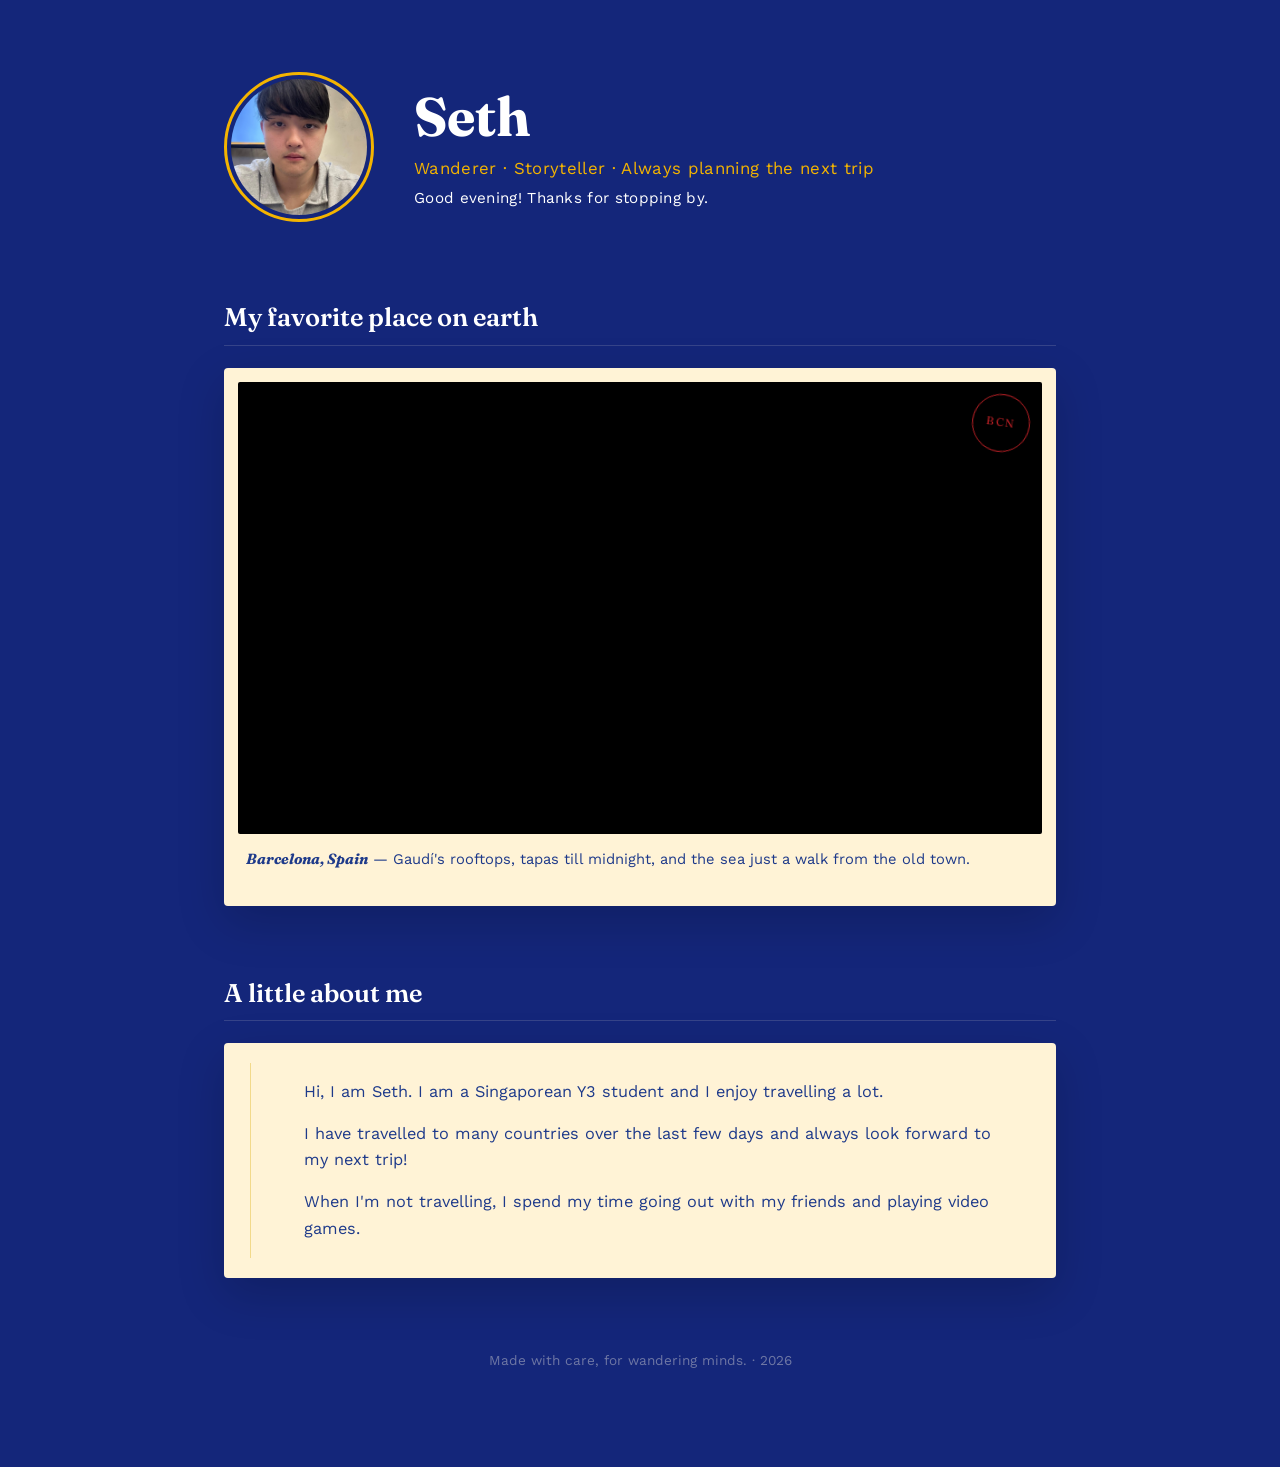
<file: index.html>
<!DOCTYPE html>
<html lang="en">
<head>
<meta charset="UTF-8">
<meta name="viewport" content="width=device-width, initial-scale=1.0">
<title>About Me</title>

<!-- Bootstrap 5 -->
<link href="https://cdnjs.cloudflare.com/ajax/libs/bootstrap/5.3.3/css/bootstrap.min.css" rel="stylesheet">

<link rel="preconnect" href="https://fonts.googleapis.com">
<link href="https://fonts.googleapis.com/css2?family=Fraunces:opsz,wght@9..144,400;9..144,600;9..144,700&family=Work+Sans:wght@400;500;600&display=swap" rel="stylesheet">
<style>
  :root{
    --navy: #1E3A8A;
    --navy-deep: #14267A;
    --paper: #FFF3D6;
    --paper-line: #F2D98A;
    --stamp: #D8262C;
    --gold: #F4B400;
  }

  * { box-sizing: border-box; }

  body{
    margin:0;
    background: var(--navy-deep);
    color: var(--paper);
    font-family: 'Work Sans', sans-serif;
    line-height: 1.6;
  }

  .wrap{
    max-width: 880px;
    margin: 0 auto;
    padding: 72px 24px 96px;
  }

  .hero{
    display:flex;
    align-items:center;
    gap: 40px;
    flex-wrap: wrap;
    margin-bottom: 80px;
  }

  .avatar{
    flex-shrink:0;
    width:150px;
    height:150px;
    border-radius:50%;
    border: 3px solid var(--gold);
    padding: 4px;
  }

  .avatar svg{
    display:block;
    width:100%;
    height:100%;
    border-radius:50%;
  }

  .hero-text h1{
    font-family:'Fraunces', serif;
    font-weight:700;
    font-size: clamp(2.2rem, 5vw, 3.4rem);
    margin: 0 0 6px;
    color: #fff;
  }

  .hero-text p{
    margin:0;
    color: var(--gold);
    font-size: 1.05rem;
    letter-spacing: 0.02em;
  }

  section{ margin-bottom: 72px; }

  .section-title{
    font-family:'Fraunces', serif;
    font-size: 1.6rem;
    font-weight:600;
    color:#fff;
    margin: 0 0 22px;
    border-bottom: 1px solid rgba(244,239,227,0.15);
    padding-bottom: 12px;
  }

  .postcard{
    background: var(--paper);
    border-radius: 4px;
    padding: 14px;
    box-shadow: 0 24px 50px -20px rgba(0,0,0,0.6);
    position: relative;
  }

  .postcard::after{
    content:"BCN";
    position:absolute;
    top: 26px;
    right: 26px;
    font-family:'Fraunces', serif;
    font-size: 0.7rem;
    letter-spacing: 0.15em;
    color: var(--stamp);
    border: 1.5px solid var(--stamp);
    border-radius: 50%;
    width: 58px;
    height: 58px;
    display:flex;
    align-items:center;
    justify-content:center;
    text-align:center;
    transform: rotate(8deg);
    opacity: 0.85;
    pointer-events:none;
  }

  .video-frame{
    position: relative;
    width: 100%;
    padding-top: 56.25%;
    background:#000;
    overflow:hidden;
    border-radius: 2px;
  }

  .video-frame iframe{
    position:absolute;
    top:0; left:0;
    width:100%;
    height:100%;
    border:0;
  }

  .postcard-caption{
    color: var(--navy);
    font-size: 0.92rem;
    padding: 14px 8px 4px;
  }

  .postcard-caption strong{
    font-family:'Fraunces', serif;
    font-style: italic;
  }

  .bio-box{
    background: var(--paper);
    color: var(--navy);
    border-radius: 4px;
    padding: 36px 40px;
    box-shadow: 0 24px 50px -20px rgba(0,0,0,0.6);
    position: relative;
  }

  .bio-box::before{
    content:"";
    position:absolute;
    left: 26px;
    top: 20px;
    bottom: 20px;
    width: 1px;
    background: var(--paper-line);
  }

  .bio-box p{
    margin: 0 0 16px;
    padding-left: 40px;
    font-size: 1.02rem;
  }

  .bio-box p:last-child{ margin-bottom:0; }

  footer{
    text-align:center;
    color: rgba(244,239,227,0.4);
    font-size: 0.85rem;
    margin-top: 40px;
  }

  @media (max-width: 560px){
    .hero{ flex-direction:column; text-align:center; }
    .bio-box{ padding: 28px 22px; }
    .bio-box p{ padding-left: 0; }
    .bio-box::before{ display:none; }
  }
</style>
</head>
<body>

<div class="wrap">

  <!-- HERO -->
  <div class="hero">
    <div class="avatar">
      <img src="Profile Picture.jpeg" alt="Seth" style="width:100%;height:100%;object-fit:cover;border-radius:50%;display:block;">
      <!-- This is Seth's photo. To change it later, replace Profile Picture.jpeg
           (in the same folder as this file) with a new image of the same name,
           or update the src above. -->
    </div>
    <div class="hero-text">
      <h1>Seth</h1>
      <p>Wanderer &middot; Storyteller &middot; Always planning the next trip</p>
      <p id="greeting" class="mt-1 mb-0" style="color:#fff; font-size:0.95rem;"></p>
    </div>
  </div>

  <!-- FAVORITE TRAVEL DESTINATION -->
  <section>
    <h2 class="section-title">My favorite place on earth</h2>
    <div class="postcard card border-0 shadow-lg">
      <div class="video-frame">
        <iframe
          src="https://www.youtube.com/embed/cKWUZLXbJKk?autoplay=1&mute=1&loop=1&playlist=cKWUZLXbJKk&controls=1&rel=0"
          title="Barcelona travel guide"
          allow="autoplay; encrypted-media; picture-in-picture"
          allowfullscreen>
        </iframe>
      </div>
      <p class="postcard-caption"><strong>Barcelona, Spain</strong> — Gaudí's rooftops, tapas till midnight, and the sea just a walk from the old town.</p>
    </div>
  </section>

  <!-- BIOGRAPHY -->
  <section>
    <h2 class="section-title">A little about me</h2>
    <div class="bio-box card border-0 shadow-lg">
      <p>Hi, I am Seth. I am a Singaporean Y3 student and I enjoy travelling a lot.</p>
      <p>I have travelled to many countries over the last few days and always look forward to my next trip!</p>
      <p>When I'm not travelling, I spend my time going out with my friends and playing video games.</p>
    </div>
  </section>

  <footer>Made with care, for wandering minds. &middot; <span id="year"></span></footer>

  <!-- Back to top button -->
  <button id="backToTop" type="button"
    style="display:none; position:fixed; bottom:24px; right:24px; width:48px; height:48px;
           border-radius:50%; border:none; background:var(--gold); color:var(--navy);
           font-size:1.2rem; box-shadow:0 8px 20px rgba(0,0,0,0.4); cursor:pointer; z-index:999;">
    &uarr;
  </button>

</div>

<script>
  // 1. Time-based greeting
  const greetingEl = document.getElementById('greeting');
  const hour = new Date().getHours();
  let greeting;
  if (hour < 12) {
    greeting = "Good morning! Thanks for stopping by.";
  } else if (hour < 18) {
    greeting = "Good afternoon! Thanks for stopping by.";
  } else {
    greeting = "Good evening! Thanks for stopping by.";
  }
  greetingEl.textContent = greeting;

  // 2. Auto-updating footer year
  document.getElementById('year').textContent = new Date().getFullYear();

  // 3. Back-to-top button
  const backToTopBtn = document.getElementById('backToTop');
  window.addEventListener('scroll', () => {
    backToTopBtn.style.display = window.scrollY > 300 ? 'block' : 'none';
  });
  backToTopBtn.addEventListener('click', () => {
    window.scrollTo({ top: 0, behavior: 'smooth' });
  });
</script>

</body>
</html>
</file>
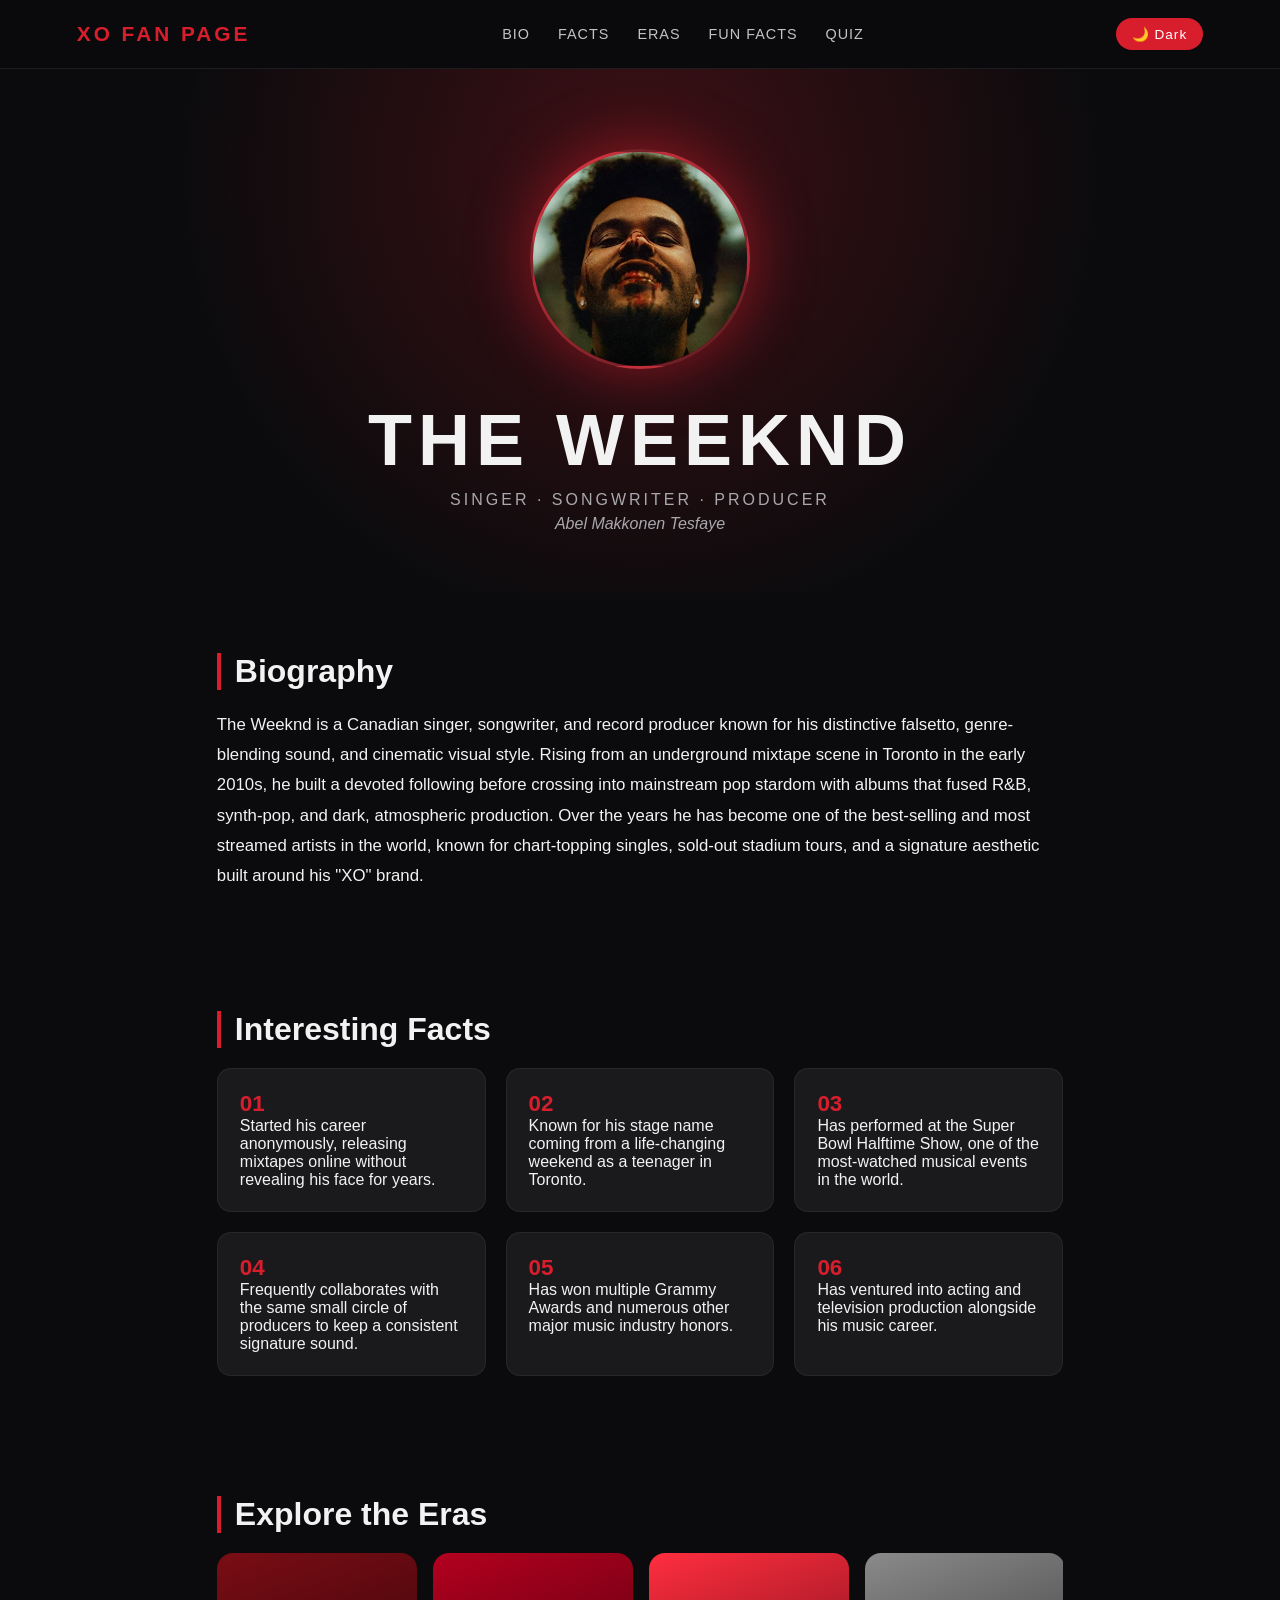
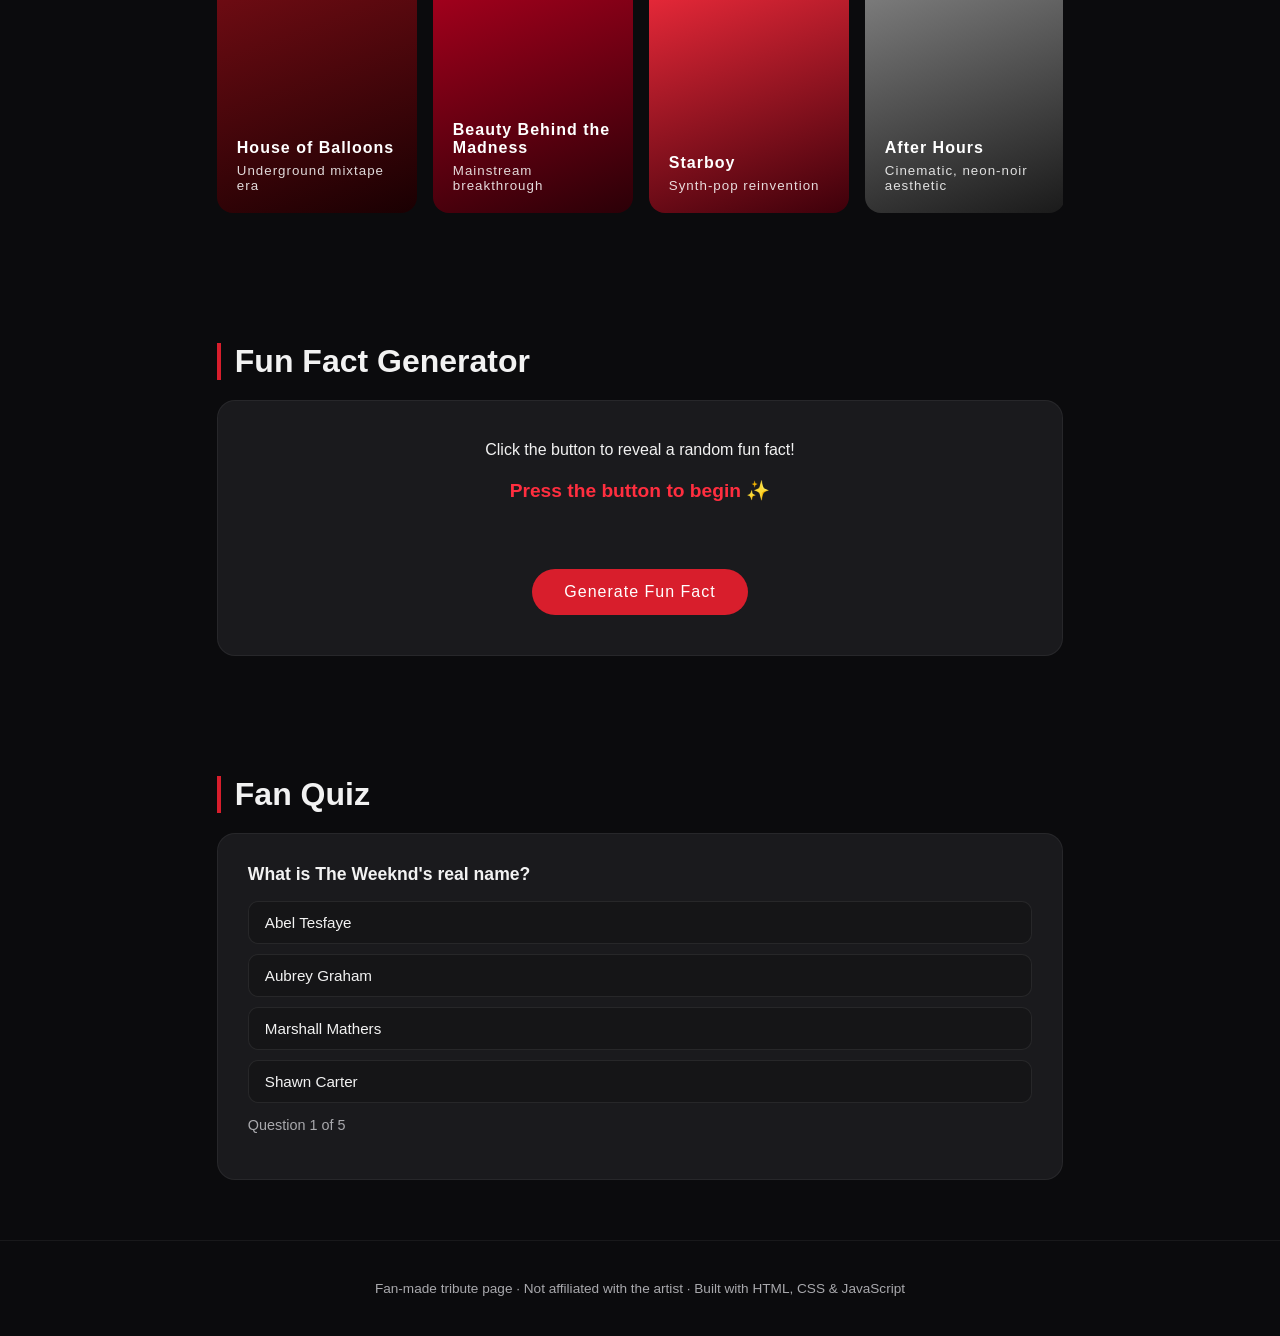
<file: fanpage.html>
<!DOCTYPE html>
<html lang="en">
<head>
<meta charset="UTF-8">
<meta name="viewport" content="width=device-width, initial-scale=1.0">
<title>The Weeknd | Fan Page</title>
<style>
  :root{
    --bg: #0b0b0d;
    --bg-alt: #151517;
    --red: #d81e2c;
    --red-glow: #ff2e3f;
    --text: #f2f2f2;
    --muted: #a9a9ad;
    --card: #1a1a1d;
  }

  body.light-mode{
    --bg: #f5f5f7;
    --bg-alt: #ffffff;
    --text: #16161a;
    --muted: #55555a;
    --card: #ffffff;
  }

  *{ box-sizing: border-box; margin:0; padding:0; }

  body{
    background: var(--bg);
    color: var(--text);
    font-family: 'Segoe UI', Arial, sans-serif;
    transition: background 0.4s ease, color 0.4s ease;
    scroll-behavior: smooth;
  }

  /* --- NAV --- */
  nav{
    position: sticky;
    top:0;
    z-index: 100;
    display:flex;
    justify-content: space-between;
    align-items:center;
    padding: 18px 6vw;
    background: rgba(11,11,13,0.85);
    backdrop-filter: blur(8px);
    border-bottom: 1px solid rgba(255,255,255,0.08);
  }
  body.light-mode nav{ background: rgba(245,245,247,0.85); }

  .logo{
    font-weight: 800;
    letter-spacing: 3px;
    font-size: 1.3rem;
    color: var(--red);
  }

  .nav-links{ display:flex; gap: 28px; }
  .nav-links a{
    color: var(--text);
    text-decoration:none;
    font-size: 0.9rem;
    letter-spacing: 1px;
    text-transform: uppercase;
    opacity: 0.8;
    transition: opacity 0.2s;
  }
  .nav-links a:hover{ opacity:1; color: var(--red); }

  #themeToggle{
    background: var(--red);
    border:none;
    color:white;
    padding: 8px 16px;
    border-radius: 30px;
    cursor:pointer;
    font-size: 0.85rem;
    letter-spacing: 1px;
  }

  /* --- HERO --- */
  header.hero{
    text-align:center;
    padding: 80px 6vw 60px;
    background: radial-gradient(circle at 50% 20%, rgba(216,30,44,0.25), transparent 60%);
  }

  .portrait{
    width: 220px;
    height: 220px;
    margin: 0 auto 30px;
    border-radius: 50%;
    background: linear-gradient(145deg, var(--red), #4a0007);
    display:flex;
    align-items:center;
    justify-content:center;
    box-shadow: 0 0 60px rgba(216,30,44,0.55);
    border: 3px solid rgba(255,255,255,0.1);
  }
  .portrait svg{ width: 60%; height: 60%; }

  h1.title{
    font-size: clamp(2.5rem, 6vw, 4.5rem);
    letter-spacing: 6px;
    font-weight: 900;
  }

  .subtitle{
    color: var(--muted);
    letter-spacing: 3px;
    margin-top: 10px;
    font-size: 1rem;
    text-transform: uppercase;
  }

  .real-name{
    margin-top: 6px;
    color: var(--muted);
    font-style: italic;
  }

  /* --- SECTIONS --- */
  section{
    padding: 60px 6vw;
    max-width: 1000px;
    margin: 0 auto;
  }

  h2.section-title{
    font-size: 2rem;
    margin-bottom: 20px;
    border-left: 4px solid var(--red);
    padding-left: 14px;
  }

  .bio-text{
    line-height: 1.8;
    color: var(--text);
    font-size: 1.05rem;
  }

  /* --- FACTS GRID --- */
  .facts-grid{
    display:grid;
    grid-template-columns: repeat(auto-fit, minmax(220px, 1fr));
    gap: 20px;
    margin-top: 20px;
  }
  .fact-card{
    background: var(--card);
    border: 1px solid rgba(255,255,255,0.06);
    border-radius: 14px;
    padding: 22px;
    transition: transform 0.25s ease, box-shadow 0.25s ease;
  }
  .fact-card:hover{
    transform: translateY(-6px);
    box-shadow: 0 10px 30px rgba(216,30,44,0.25);
  }
  .fact-card .num{
    color: var(--red);
    font-weight: 800;
    font-size: 1.4rem;
  }

  /* --- ERA GALLERY --- */
  .gallery{
    display:flex;
    gap: 16px;
    overflow-x:auto;
    padding-bottom: 10px;
    margin-top: 20px;
  }
  .era-card{
    flex: 0 0 200px;
    height: 260px;
    border-radius: 16px;
    padding: 20px;
    display:flex;
    flex-direction:column;
    justify-content:flex-end;
    color:white;
    font-weight:700;
    letter-spacing: 1px;
    position: relative;
    overflow:hidden;
    cursor:pointer;
  }
  .era-card small{ font-weight:400; opacity:0.85; display:block; margin-top:6px; }
  .era-card:nth-child(1){ background: linear-gradient(160deg, #7a0d15, #1a0002); }
  .era-card:nth-child(2){ background: linear-gradient(160deg, #b3001f, #2b0007); }
  .era-card:nth-child(3){ background: linear-gradient(160deg, #ff2e3f, #3d000a); }
  .era-card:nth-child(4){ background: linear-gradient(160deg, #8a8a8a, #1a1a1a); }
  .era-card:nth-child(5){ background: linear-gradient(160deg, #d81e2c, #000); }

  /* --- INTERACTIVE: FACT GENERATOR --- */
  .interactive-box{
    background: var(--card);
    border-radius: 18px;
    padding: 40px;
    text-align:center;
    border: 1px solid rgba(255,255,255,0.06);
  }
  #factOutput{
    min-height: 70px;
    font-size: 1.2rem;
    margin: 20px 0;
    color: var(--red-glow);
    font-weight: 600;
  }
  button.action-btn{
    background: var(--red);
    border:none;
    color:white;
    padding: 14px 32px;
    font-size: 1rem;
    border-radius: 40px;
    cursor:pointer;
    letter-spacing: 1px;
    transition: transform 0.15s ease, background 0.2s;
  }
  button.action-btn:hover{ transform: scale(1.05); background: var(--red-glow); }

  /* --- QUIZ --- */
  .quiz-box{
    background: var(--card);
    border-radius: 18px;
    padding: 30px;
    margin-top: 20px;
    border: 1px solid rgba(255,255,255,0.06);
  }
  .quiz-question{ font-weight:700; margin-bottom: 16px; font-size: 1.1rem; }
  .quiz-options{ display:grid; gap: 10px; }
  .quiz-option{
    background: var(--bg-alt);
    border: 1px solid rgba(255,255,255,0.08);
    padding: 12px 16px;
    border-radius: 10px;
    cursor:pointer;
    text-align:left;
    color: var(--text);
    font-size: 0.95rem;
    transition: background 0.2s;
  }
  .quiz-option:hover{ background: rgba(216,30,44,0.15); }
  .quiz-option.correct{ background: #1e5e2a !important; border-color:#2fbf4d; }
  .quiz-option.wrong{ background: #5e1e1e !important; border-color:#bf2f2f; }
  #quizProgress{ margin-top: 14px; color: var(--muted); font-size: 0.9rem; }
  #quizResult{ margin-top:16px; font-weight:700; }

  footer{
    text-align:center;
    padding: 40px;
    color: var(--muted);
    font-size: 0.85rem;
    border-top: 1px solid rgba(255,255,255,0.06);
  }

  @media (max-width:600px){
    nav{ flex-direction:column; gap:14px; }
    .nav-links{ gap:16px; flex-wrap:wrap; justify-content:center; }
  }
</style>
</head>
<body>

<nav>
  <div class="logo">XO FAN PAGE</div>
  <div class="nav-links">
    <a href="#bio">Bio</a>
    <a href="#facts">Facts</a>
    <a href="#eras">Eras</a>
    <a href="#generator">Fun Facts</a>
    <a href="#quiz">Quiz</a>
  </div>
  <button id="themeToggle">🌙 Dark</button>
</nav>

<header class="hero">
  <div class="portrait">
  <img src="images/theweeknd.jpeg" alt="The Weeknd" style="width:100%; height:100%; object-fit:cover; border-radius:50%;">
</div>
  <h1 class="title">THE WEEKND</h1>
  <div class="subtitle">Singer · Songwriter · Producer</div>
  <div class="real-name">Abel Makkonen Tesfaye</div>
</header>

<section id="bio">
  <h2 class="section-title">Biography</h2>
  <p class="bio-text">
    The Weeknd is a Canadian singer, songwriter, and record producer known for his distinctive falsetto,
    genre-blending sound, and cinematic visual style. Rising from an underground mixtape scene in Toronto
    in the early 2010s, he built a devoted following before crossing into mainstream pop stardom with albums
    that fused R&amp;B, synth-pop, and dark, atmospheric production. Over the years he has become one of the
    best-selling and most streamed artists in the world, known for chart-topping singles, sold-out stadium tours,
    and a signature aesthetic built around his "XO" brand.
  </p>
</section>

<section id="facts">
  <h2 class="section-title">Interesting Facts</h2>
  <div class="facts-grid">
    <div class="fact-card">
      <div class="num">01</div>
      Started his career anonymously, releasing mixtapes online without revealing his face for years.
    </div>
    <div class="fact-card">
      <div class="num">02</div>
      Known for his stage name coming from a life-changing weekend as a teenager in Toronto.
    </div>
    <div class="fact-card">
      <div class="num">03</div>
      Has performed at the Super Bowl Halftime Show, one of the most-watched musical events in the world.
    </div>
    <div class="fact-card">
      <div class="num">04</div>
      Frequently collaborates with the same small circle of producers to keep a consistent signature sound.
    </div>
    <div class="fact-card">
      <div class="num">05</div>
      Has won multiple Grammy Awards and numerous other major music industry honors.
    </div>
    <div class="fact-card">
      <div class="num">06</div>
      Has ventured into acting and television production alongside his music career.
    </div>
  </div>
</section>

<section id="eras">
  <h2 class="section-title">Explore the Eras</h2>
  <div class="gallery">
    <div class="era-card"><div>House of Balloons<small>Underground mixtape era</small></div></div>
    <div class="era-card"><div>Beauty Behind the Madness<small>Mainstream breakthrough</small></div></div>
    <div class="era-card"><div>Starboy<small>Synth-pop reinvention</small></div></div>
    <div class="era-card"><div>After Hours<small>Cinematic, neon-noir aesthetic</small></div></div>
    <div class="era-card"><div>Dawn FM<small>Radio-concept era</small></div></div>
  </div>
</section>

<section id="generator">
  <h2 class="section-title">Fun Fact Generator</h2>
  <div class="interactive-box">
    <p>Click the button to reveal a random fun fact!</p>
    <div id="factOutput">Press the button to begin ✨</div>
    <button class="action-btn" id="factBtn">Generate Fun Fact</button>
  </div>
</section>

<section id="quiz">
  <h2 class="section-title">Fan Quiz</h2>
  <div class="quiz-box">
    <div class="quiz-question" id="quizQuestion"></div>
    <div class="quiz-options" id="quizOptions"></div>
    <div id="quizProgress"></div>
    <div id="quizResult"></div>
  </div>
</section>

<footer>
  Fan-made tribute page · Not affiliated with the artist · Built with HTML, CSS &amp; JavaScript
</footer>

<script>
  // ---------- THEME SWITCHER ----------
  const themeBtn = document.getElementById('themeToggle');
  themeBtn.addEventListener('click', () => {
    document.body.classList.toggle('light-mode');
    const isLight = document.body.classList.contains('light-mode');
    themeBtn.textContent = isLight ? '☀️ Light' : '🌙 Dark';
  });

  // ---------- FUN FACT GENERATOR ----------
  const facts = [
    "His stage name is inspired by a pivotal weekend that changed the direction of his life.",
    "He kept his identity hidden during his earliest releases, letting the mystery build hype.",
    "He's collaborated with artists across pop, hip-hop, and electronic music.",
    "His visual style often draws on neon lighting and retro-futuristic aesthetics.",
    "He's headlined one of the biggest halftime shows in sports history.",
    "His albums often follow loose narrative or conceptual themes from start to finish.",
    "He has built a long-term creative partnership with a tight-knit production team.",
    "His rise from independent mixtapes to global superstardom is considered a modern music industry case study."
  ];

  const factOutput = document.getElementById('factOutput');
  const factBtn = document.getElementById('factBtn');
  let lastFactIndex = -1;

  factBtn.addEventListener('click', () => {
    let index;
    do {
      index = Math.floor(Math.random() * facts.length);
    } while (index === lastFactIndex && facts.length > 1);
    lastFactIndex = index;

    factOutput.style.opacity = 0;
    setTimeout(() => {
      factOutput.textContent = facts[index];
      factOutput.style.opacity = 1;
    }, 150);
  });
  factOutput.style.transition = 'opacity 0.15s ease';

  // ---------- QUIZ ----------
  const quizData = [
    {
      q: "What is The Weeknd's real name?",
      options: ["Abel Tesfaye", "Aubrey Graham", "Marshall Mathers", "Shawn Carter"],
      correct: 0
    },
    {
      q: "Which country is The Weeknd from?",
      options: ["United States", "Canada", "United Kingdom", "Jamaica"],
      correct: 1
    },
    {
      q: "What is the name of his fan community / brand often abbreviated as two letters?",
      options: ["OG", "XO", "TW", "AB"],
      correct: 1
    },
    {
      q: "Which of these best describes his early rise to fame?",
      options: [
        "He won a TV talent show",
        "He released anonymous mixtapes online",
        "He was signed straight out of a major label audition",
        "He started as a session drummer"
      ],
      correct: 1
    },
    {
      q: "Which major event has he headlined, known for huge television viewership?",
      options: ["The Grammys red carpet", "A Super Bowl Halftime Show", "The Olympics opening ceremony", "A royal wedding"],
      correct: 1
    }
  ];

  let currentQ = 0;
  let score = 0;

  const quizQuestion = document.getElementById('quizQuestion');
  const quizOptions = document.getElementById('quizOptions');
  const quizProgress = document.getElementById('quizProgress');
  const quizResult = document.getElementById('quizResult');

  function loadQuestion() {
    quizResult.textContent = '';
    if (currentQ >= quizData.length) {
      quizQuestion.textContent = "Quiz complete!";
      quizOptions.innerHTML = '';
      quizProgress.textContent = '';
      quizResult.textContent = `You scored ${score} out of ${quizData.length}. 🔥`;
      const retryBtn = document.createElement('button');
      retryBtn.textContent = "Try Again";
      retryBtn.className = "action-btn";
      retryBtn.style.marginTop = "16px";
      retryBtn.addEventListener('click', () => {
        currentQ = 0;
        score = 0;
        loadQuestion();
      });
      quizResult.appendChild(document.createElement('br'));
      quizResult.appendChild(retryBtn);
      return;
    }

    const data = quizData[currentQ];
    quizQuestion.textContent = data.q;
    quizOptions.innerHTML = '';
    data.options.forEach((opt, i) => {
      const btn = document.createElement('div');
      btn.className = 'quiz-option';
      btn.textContent = opt;
      btn.addEventListener('click', () => selectAnswer(i, btn));
      quizOptions.appendChild(btn);
    });
    quizProgress.textContent = `Question ${currentQ + 1} of ${quizData.length}`;
  }

  function selectAnswer(i, btn) {
    const data = quizData[currentQ];
    const allOptions = document.querySelectorAll('.quiz-option');
    allOptions.forEach(o => o.style.pointerEvents = 'none');

    if (i === data.correct) {
      btn.classList.add('correct');
      score++;
    } else {
      btn.classList.add('wrong');
      allOptions[data.correct].classList.add('correct');
    }

    setTimeout(() => {
      currentQ++;
      loadQuestion();
    }, 900);
  }

  loadQuestion();
</script>

</body>
</html>
</file>
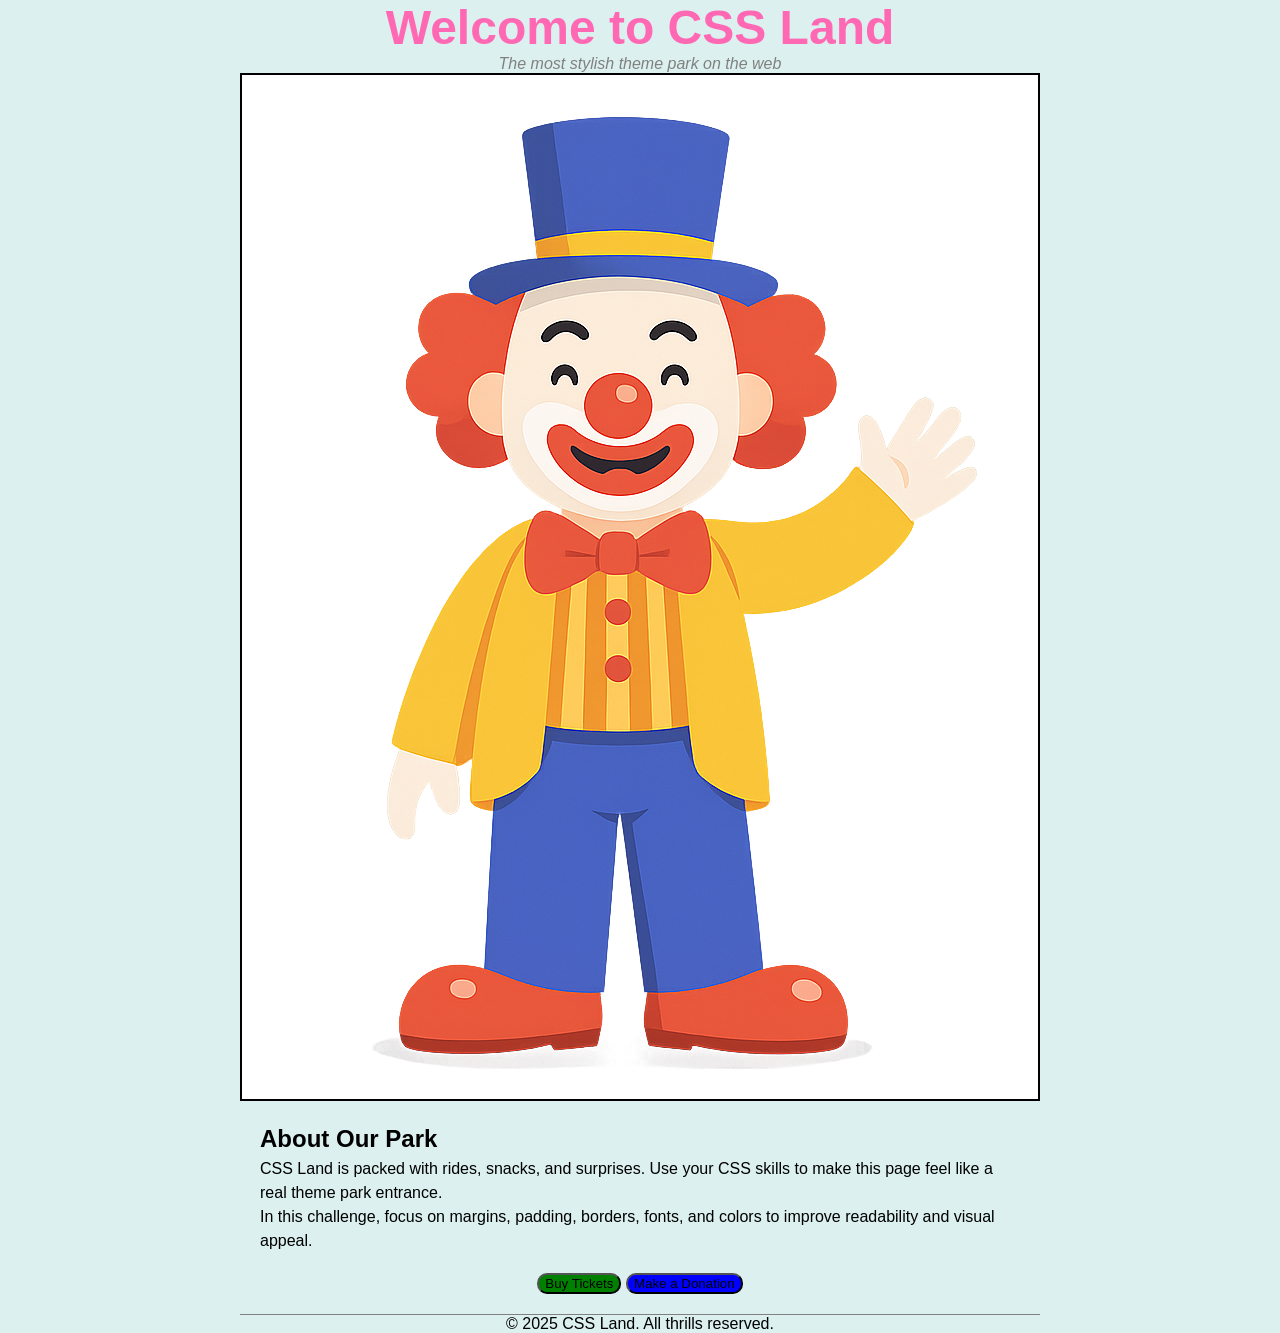
<file: Challenge1/home.html>
<!DOCTYPE html>
<html lang="en">
<head>
    <meta charset="UTF-8" />
    <meta name="viewport" content="width=device-width, initial-scale=1.0"/>
    <title>Challenge 1 - CSS Land - Welcome</title>
    <link rel="stylesheet" href="styles.css"/>
</head>
<body>

    <!-- DO NOT MODIFY HTML
         YOU MAY ONLY EDIT styles.css
    -->

    <div class="container">

        <header class="site-header">
            <h1>Welcome to <span class="park-name">CSS Land</span></h1>
            <p class="tagline">The most stylish theme park on the web</p>
        </header>

        <main>
            <section class="hero">
                <div class="mascot-placeholder" aria-label="Mascot placeholder" role="img">
                    <img id="mascot-image" src="mascot.png">
                </div>
            </section>

            <section class="about">
                <h2>About Our Park</h2>
                <p>CSS Land is packed with rides, snacks, and surprises. Use your CSS skills to make this
                    page feel like a real theme park entrance.
                </p>
                <p>In this challenge, focus on margins, padding, borders, fonts, and colors to improve
                    readability and visual appeal.
                </p>
            </section>

            <section class="actions">
                <button class="buy-tickets">Buy Tickets</button>
                <button class="make-donation">Make a Donation</button>
            </section>
        </main>

        <footer class="site-footer">
            <p>© 2025 CSS Land. All thrills reserved.</p>
        </footer>

    </div>

</body>
</html>
</file>
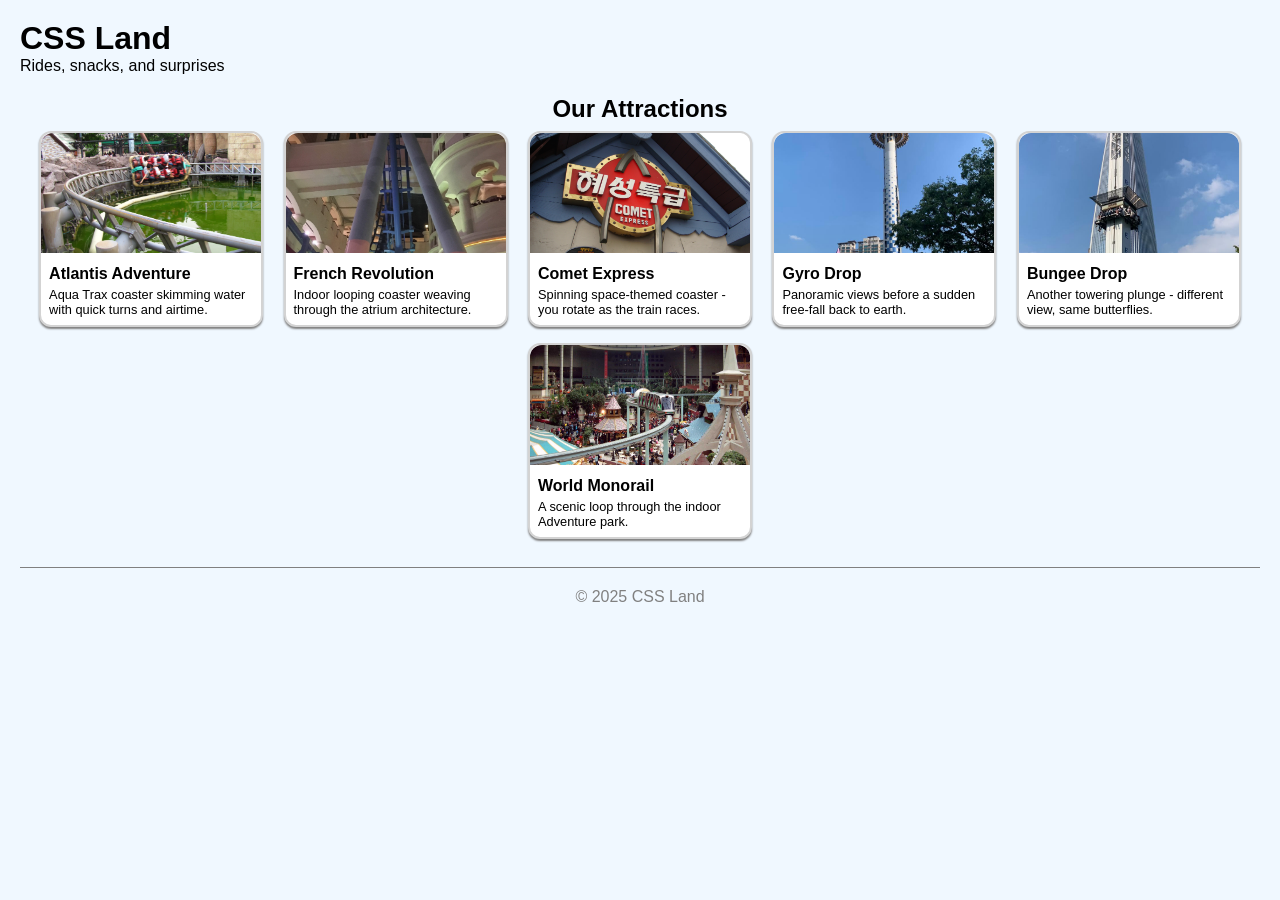
<file: Challenge2/home.html>
<!DOCTYPE html>
<html lang="en">
<head>
    <meta charset="UTF-8" />
    <meta name="viewport" content="width=device-width, initial-scale=1.0"/>
    <title>Challenge 2 - CSS Land - Attractions Gallery</title>
    <link rel="stylesheet" href="styles.css"/>
</head>
<body>

    <!-- DO NOT MODIFY home.html -->
    <!-- Add all styling in styles.css -->

    <div class="container">
        <header class="site-header">
            <h1>CSS Land</h1>
            <p class="tagline">Rides, snacks, and surprises</p>
        </header>
 
        <main>
            <section class="attractions">
                <h2>Our Attractions</h2>

                <div class="cards">
                    <article class="card">
                        <img src="images/atlantis.jpg" alt="Atlantis Adventure at Lotte World">
                        <h3>Atlantis Adventure</h3>
                        <p class="blurb">Aqua Trax coaster skimming water with quick turns and airtime.</p>
                    </article>

                    <article class="card">
                        <img src="images/french.jpg" alt="French Revolution indoor coaster">
                        <h3>French Revolution</h3>
                        <p class="blurb">Indoor looping coaster weaving through the atrium architecture.</p>
                    </article>

                    <article class="card">
                        <img src="images/comet.jpg" alt="Comet Express at Lotte World">
                        <h3>Comet Express</h3>
                        <p class="blurb">Spinning space-themed coaster - you rotate as the train races.</p>
                    </article>

                    <article class="card">
                        <img src="images/gyro.jpg" alt="Gyro Drop tower ride at Lotte World">
                        <h3>Gyro Drop</h3>
                        <p class="blurb">Panoramic views before a sudden free-fall back to earth.</p>
                    </article>

                    <article class="card">
                        <img src="images/bungee.jpg" alt="Bungee Drop at Lotte World">
                        <h3>Bungee Drop</h3>
                        <p class="blurb">Another towering plunge - different view, same butterflies.</p>
                    </article>

                    <article class="card">
                        <img src="images/monorail.jpg" alt="World Monorail at Lotte World Adventure">
                        <h3>World Monorail</h3>
                        <p class="blurb">A scenic loop through the indoor Adventure park.</p>
                    </article>
                </div>
            </section>
        </main>

        <footer class="site-footer">
            <p>© 2025 CSS Land</p>
        </footer>
    </div>

</body>
</html>
</file>
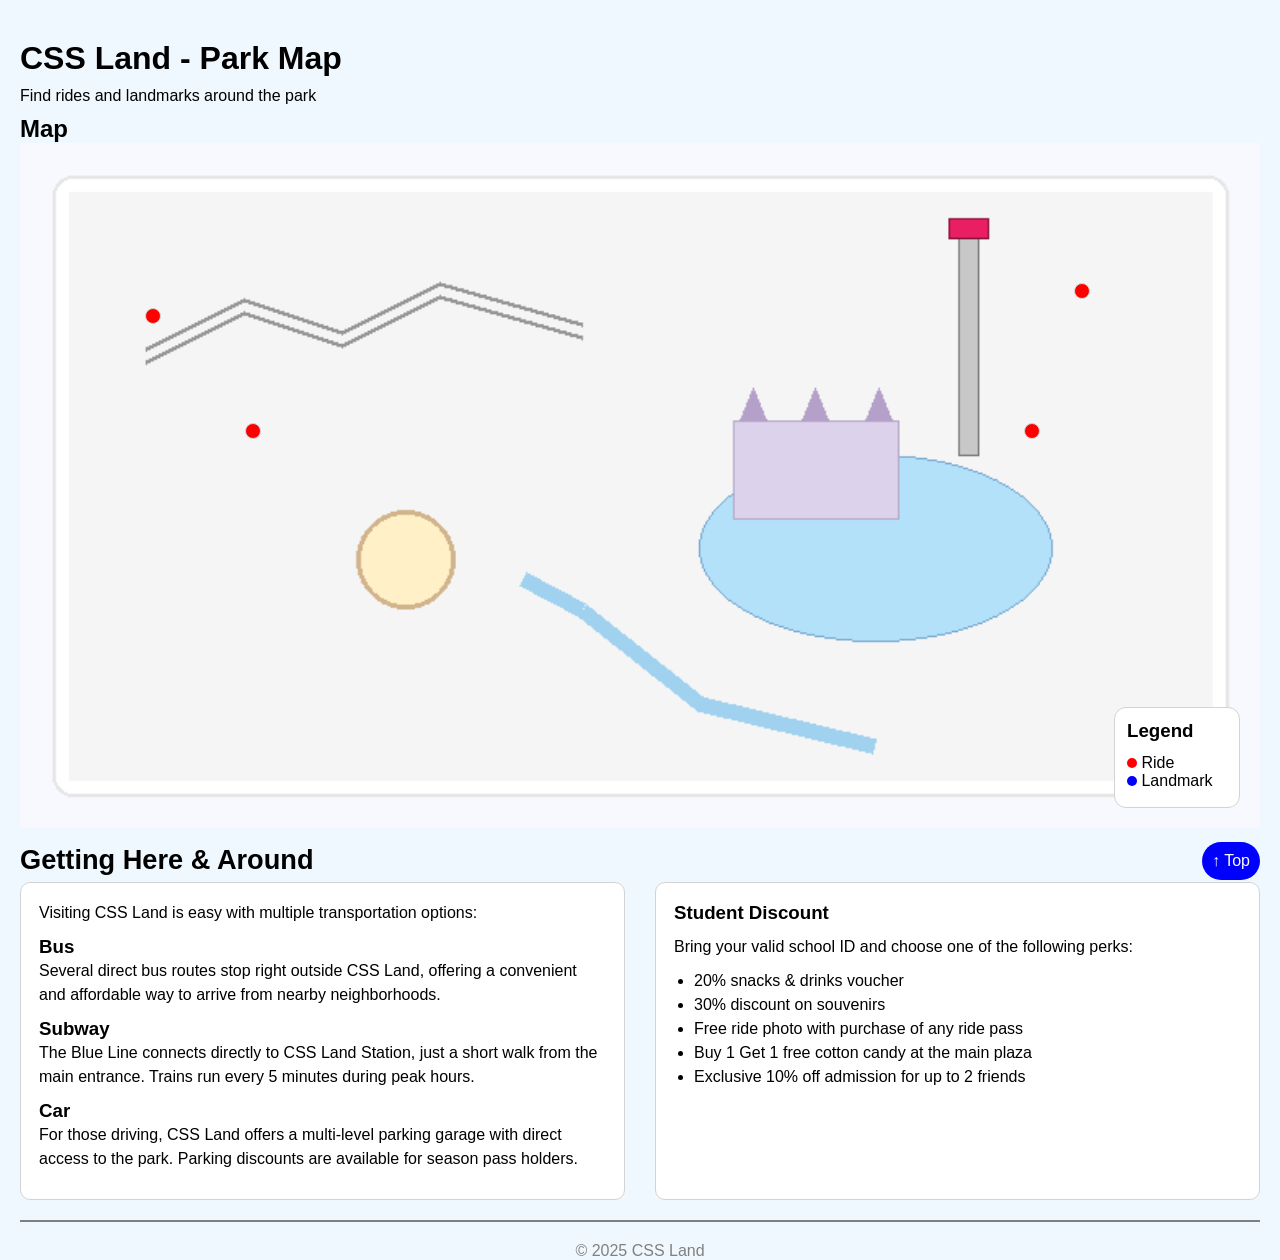
<file: Challenge3/home.html>
<!DOCTYPE html>
<html lang="en">
<head>
    <meta charset="UTF-8" />
    <meta name="viewport" content="width=device-width, initial-scale=1.0"/>
    <title>Challenge 3 - CSS Land - Park Map</title>
    <link rel="stylesheet" href="styles.css"/>
</head>
<body id="top">
    <!-- DO NOT MODIFY home.html -->
    <!-- Add all your styles in styles.css -->

    <div class="container">
        <header class="site-header">
            <h1>CSS Land - Park Map</h1>
            <p class="tagline">Find rides and landmarks around the park</p>
        </header>

        <main>
            <section class="map-section">
                <h2>Map</h2>

                <!-- Map wrapper: make this the positioning context -->
                <div class="map-wrapper">
                    <!-- Map image -->
                    <img class="park-map" src="map.png" alt="CSS Land Park Map">

                    <!-- Attraction markers (place precisely on the map) -->
                    <button class="marker" id="marker-atlantis" aria-label="Atlantis Adventure">
                        <span class="tooltip">Atlantis Adventure</span>
                    </button>

                    <button class="marker" id="marker-gyro" aria-label="Gyro Drop">
                        <span class="tooltip">Gyro Drop</span>
                    </button>

                    <button class="marker" id="marker-carousel" aria-label="Carousel Dreams">
                        <span class="tooltip">Carousel Dreams</span>
                    </button>

                    <button class="marker" id="marker-river" aria-label="River Rapids">
                        <span class="tooltip">River Rapids</span>
                    </button>

                    <!-- Legend box pinned to map corner -->
                    <aside class="legend">
                        <h3>Legend</h3>
                        <ul>
                            <li><span class="dot ride"></span> Ride</li>
                            <li><span class="dot landmark"></span> Landmark</li>
                        </ul>
                    </aside>
                </div>
            </section>

            <section class="transport">
                <h2>Getting Here & Around</h2>
                <div class="transport-columns">
                    <!-- Left column: Transportation info -->
                    <div class="transport-info">
                        <p>Visiting CSS Land is easy with multiple transportation options:</p>

                        <h3>Bus</h3>
                        <p>Several direct bus routes stop right outside CSS Land, offering a convenient and affordable way to arrive from nearby neighborhoods.</p>

                        <h3>Subway</h3>
                        <p>The Blue Line connects directly to CSS Land Station, just a short walk from the main entrance. Trains run every 5 minutes during peak hours.</p>

                        <h3>Car</h3>
                        <p>For those driving, CSS Land offers a multi-level parking garage with direct access to the park. Parking discounts are available for season pass holders.</p>
                    </div>

                    <!-- Right column: Student discount info -->
                    <div class="transport-discounts">
                        <h3>Student Discount</h3>
                        <p>Bring your valid school ID and choose one of the following perks:</p>
                        <ul>
                            <li>20% snacks & drinks voucher</li>
                            <li>30% discount on souvenirs</li>
                            <li>Free ride photo with purchase of any ride pass</li>
                            <li>Buy 1 Get 1 free cotton candy at the main plaza</li>
                            <li>Exclusive 10% off admission for up to 2 friends</li>
                        </ul>
                    </div>
                </div>
            </section>

        </main>

        <!-- Fixed Back to Top button -->
        <a href="#top" class="back-to-top" aria-label="Back to top">↑ Top</a>

        <footer class="site-footer">
            <p>© 2025 CSS Land</p>
        </footer>
    </div>
</body>
</html>
</file>
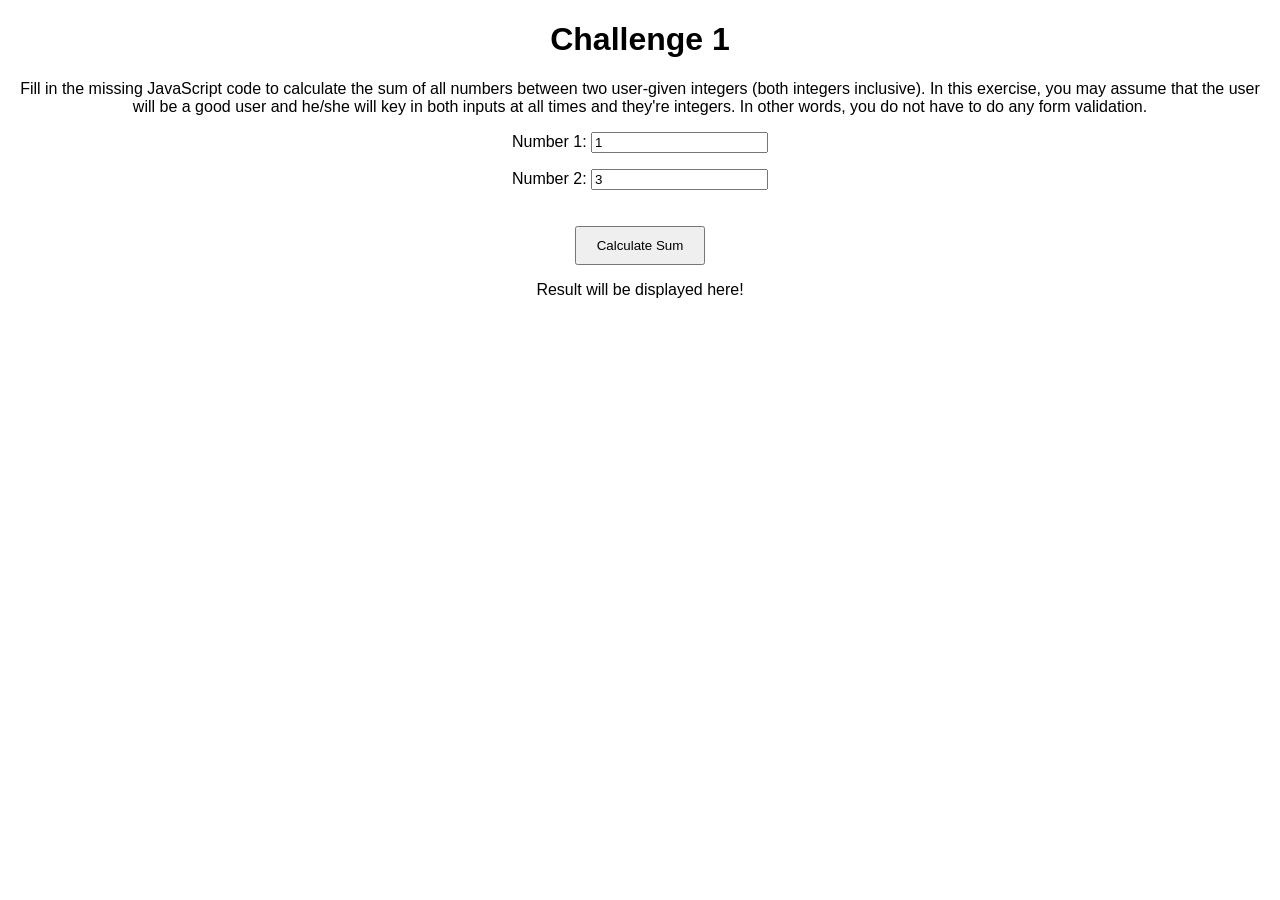
<file: Week4_InClass/Challenge1/home.html>
<!DOCTYPE html>
<html lang="en">
<head>
    <meta charset="UTF-8">
    <meta name="viewport" content="width=device-width, initial-scale=1.0">
    <title>Challenge 1</title>
    <link rel="stylesheet" href="styles.css">
</head>
<body>

    <h1>Challenge 1</h1>

    <p>Fill in the missing JavaScript code to calculate the sum of all numbers between two user-given integers (both integers inclusive).
        In this exercise, you may assume that the user will be a good user and he/she will key in both inputs at all times and they're integers. In other words, you do not have to do any form validation.
    </p>

    <p>Number 1: <input type="text" id="number1" value="1"></p>
    <p>Number 2: <input type="text" id="number2" value="3"></p>

    <button id="calculate-btn" onclick="calculate()">Calculate Sum</button>

    <p id="result">
        Result will be displayed here!
    </p>

    <script src="script.js"></script>
    
</body>
</html>
</file>
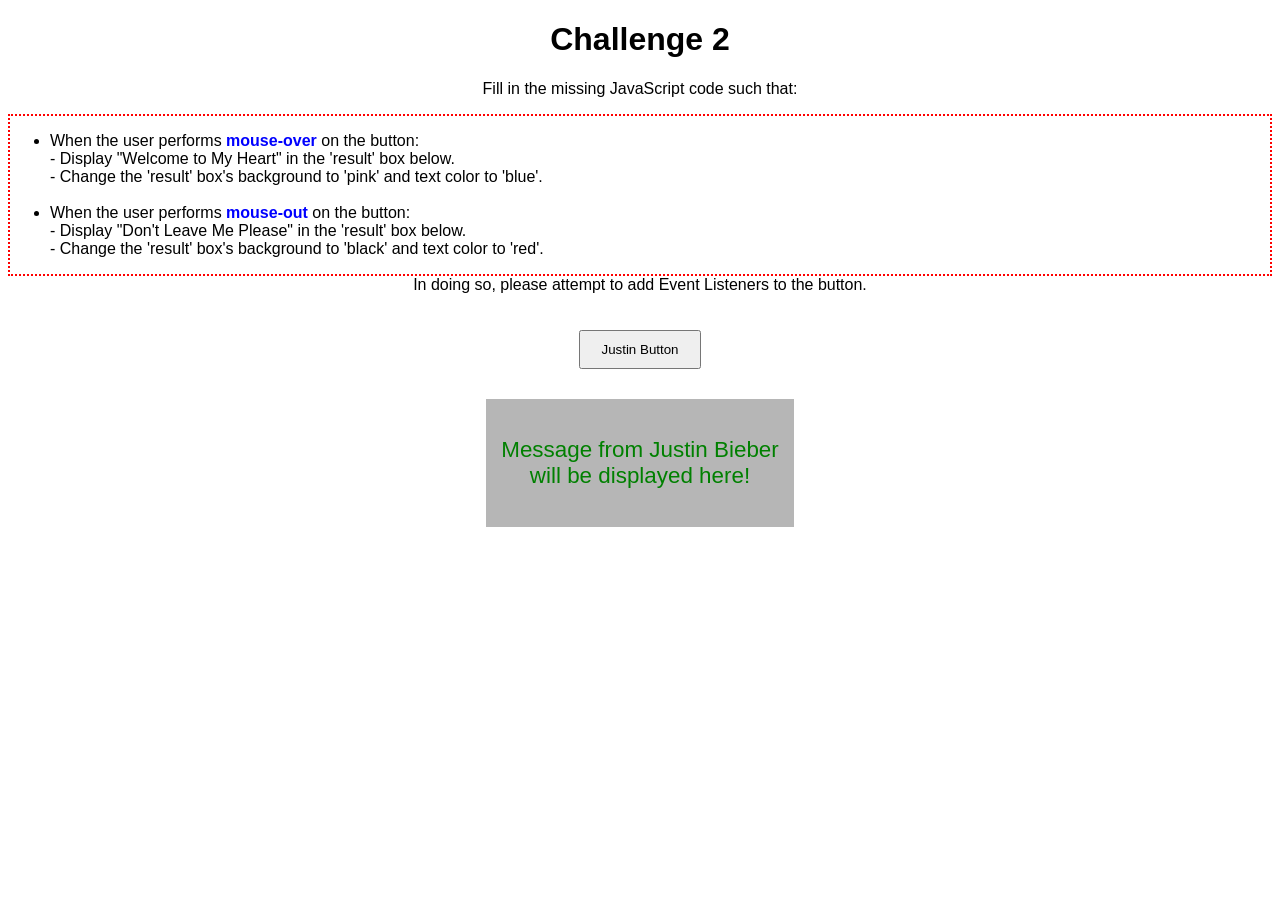
<file: Week4_InClass/Challenge2/home.html>
<!DOCTYPE html>
<html lang="en">
<head>
    <meta charset="UTF-8">
    <meta name="viewport" content="width=device-width, initial-scale=1.0">
    <title>Challenge 2</title>
    <link rel="stylesheet" href="styles.css">
</head>
<body>

    <!-- DO NOT MODIFY ANY PART OF THIS HTML FILE (USE THIS AS IS) -->

    <h1>Challenge 2</h1>

    <p>
        Fill in the missing JavaScript code such that:
        <div id="inner-box">
            <ul>
                <li>
                    When the user performs <span class="bold-blue-text">mouse-over</span> on the button:<br>
                    - Display "Welcome to My Heart" in the 'result' box below.<br>
                    - Change the 'result' box's background to 'pink' and text color to 'blue'.
                </li>
                <br>
                <li>
                    When the user performs <span class="bold-blue-text">mouse-out</span> on the button:<br>
                    - Display "Don't Leave Me Please" in the 'result' box below.<br>
                    - Change the 'result' box's background to 'black' and text color to 'red'.
                </li>
            </ul>
        </div>
        In doing so, please attempt to add Event Listeners to the button.<br>
    </p>
    
    <button id="justin-btn">Justin Button</button>

    <div id="result">
        Message from Justin Bieber will be displayed here!
    </div>

    <script src="script.js"></script>
    
</body>
</html>
</file>
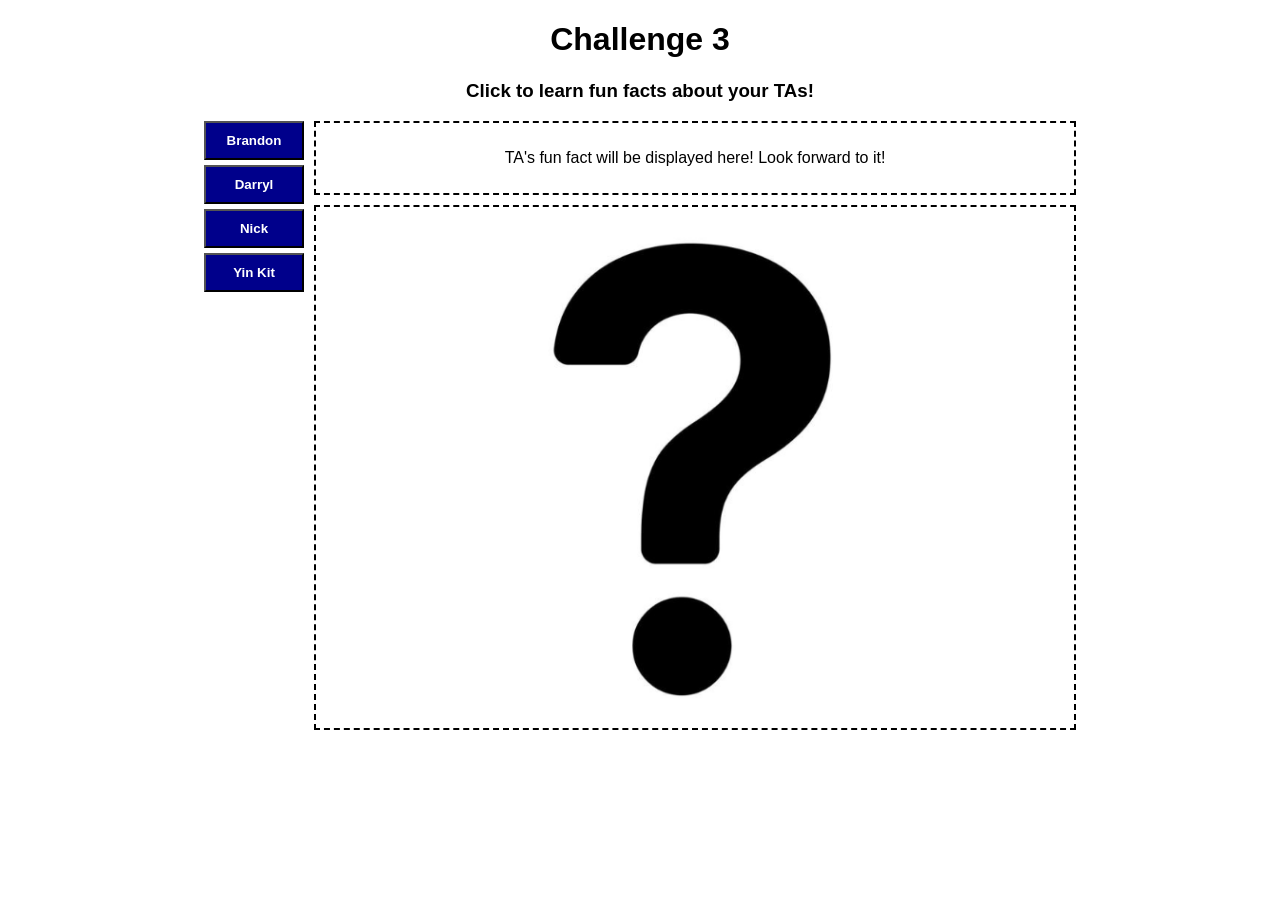
<file: Week4_InClass/Challenge3/home.html>
<!DOCTYPE html>
<html lang="en">
<head>
    <meta charset="UTF-8">
    <meta name="viewport" content="width=device-width, initial-scale=1.0">
    <title>Challenge 3</title>
    <link rel="stylesheet" href="styles.css">
</head>
<body>

    <!-- DO NOT MODIFY ANY PART OF THIS HTML FILE (USE THIS AS IS) -->

    <h1>Challenge 3</h1>
    <h3>Click to learn fun facts about your TAs!</h3>

    <div id="outer-box">

        <div id="left-child">
            <button onclick="show(this)" id="brandon">Brandon</button><br>
            <button onclick="show(this)" id="darryl">Darryl</button><br>
            <button onclick="show(this)" id="nick">Nick</button><br>
            <button onclick="show(this)" id="yinkit">Yin Kit</button>
        </div>

        <div id="right-child">

            <div class="info-box" id="fact-box">
                <p id="ta-fun-fact">
                    TA's fun fact will be displayed here! Look forward to it!
                </p>
            </div>

            <div class="info-box" id="photo-box">
                <img id="ta-photo" src="photos/default.jpg">
            </div>

        </div>

    </div>

    <script src="script.js"></script>
    
</body>
</html>
</file>
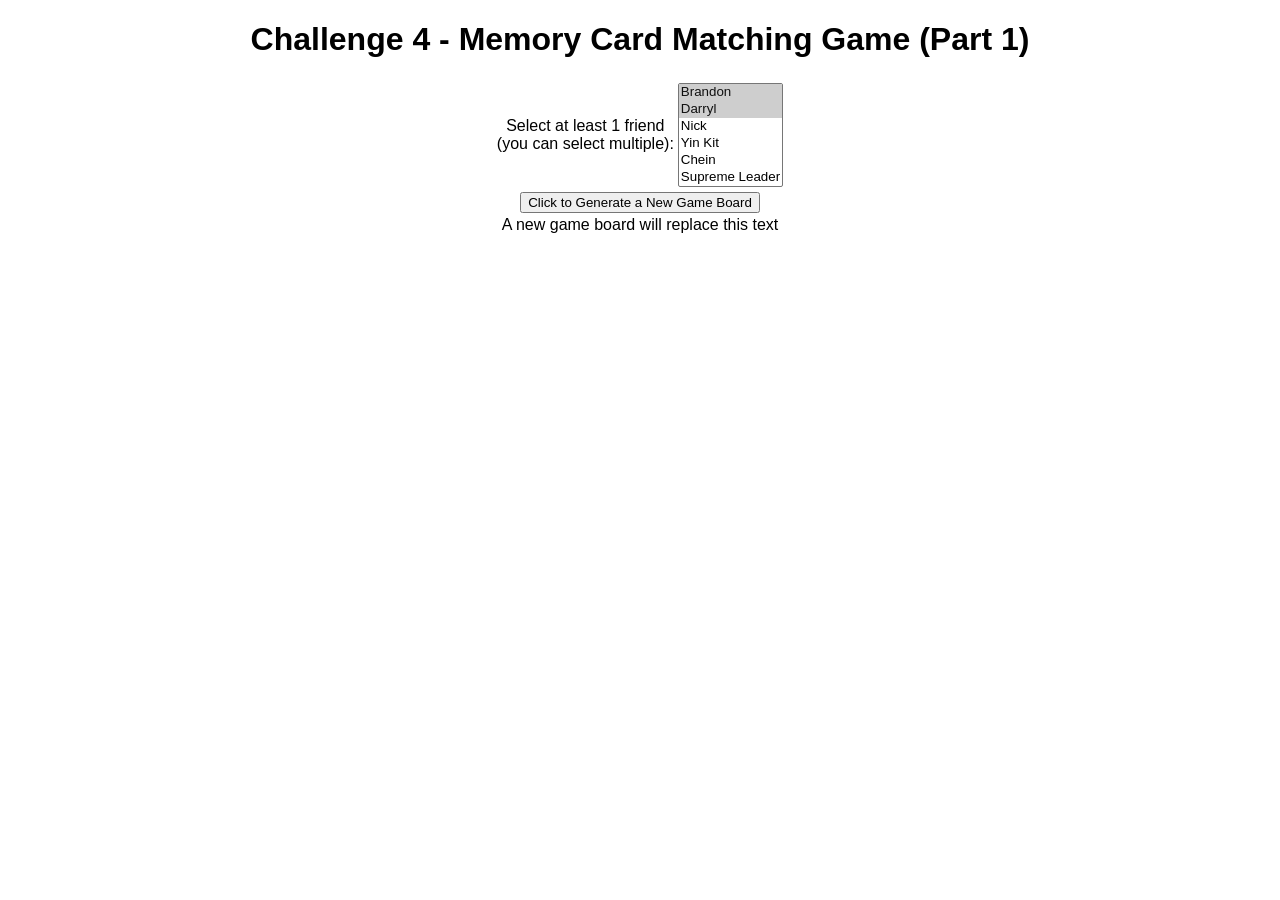
<file: Week4_InClass/Challenge4/home.html>
<!DOCTYPE html>
<html lang="en">
<head>
    <meta charset="UTF-8">
    <meta name="viewport" content="width=device-width, initial-scale=1.0">
    <title>Challenge 4</title>
    <link rel="stylesheet" href="styles.css">
</head>
<body>
    
    <!-- DO NOT MODIFY ANY PART OF THIS HTML FILE (USE THIS AS IS) -->
    
    <h1>Challenge 4 - Memory Card Matching Game (Part 1)</h1>

    <table id="select-table">
        <tr>
            <td>
                Select at least 1 friend<br>
                (you can select multiple):
            </td>
            <td>
                <!-- Two options are pre-selected so that during testing, 
                       you don't have to keep selecting option(s) again -->
                <select id="friends" size="6" multiple>
                    <option selected value="brandon">Brandon</option>
                    <option selected value="darryl">Darryl</option>
                    <option value="nick">Nick</option>
                    <option value="yinkit">Yin Kit</option>
                    <option value="chein">Chein</option>
                    <option value="supreme">Supreme Leader</option>
                </select>
            </td>
        </tr>

        <tr>
            <td colspan="2">
                <button onclick="generate_board()">
                    Click to Generate a New Game Board
                </button>
            </td>
        </tr>
    </table>


    <div id="game-board">
        A new game board will replace this text
    </div>


    <script src="script.js"></script>
    
</body>
</html>
</file>
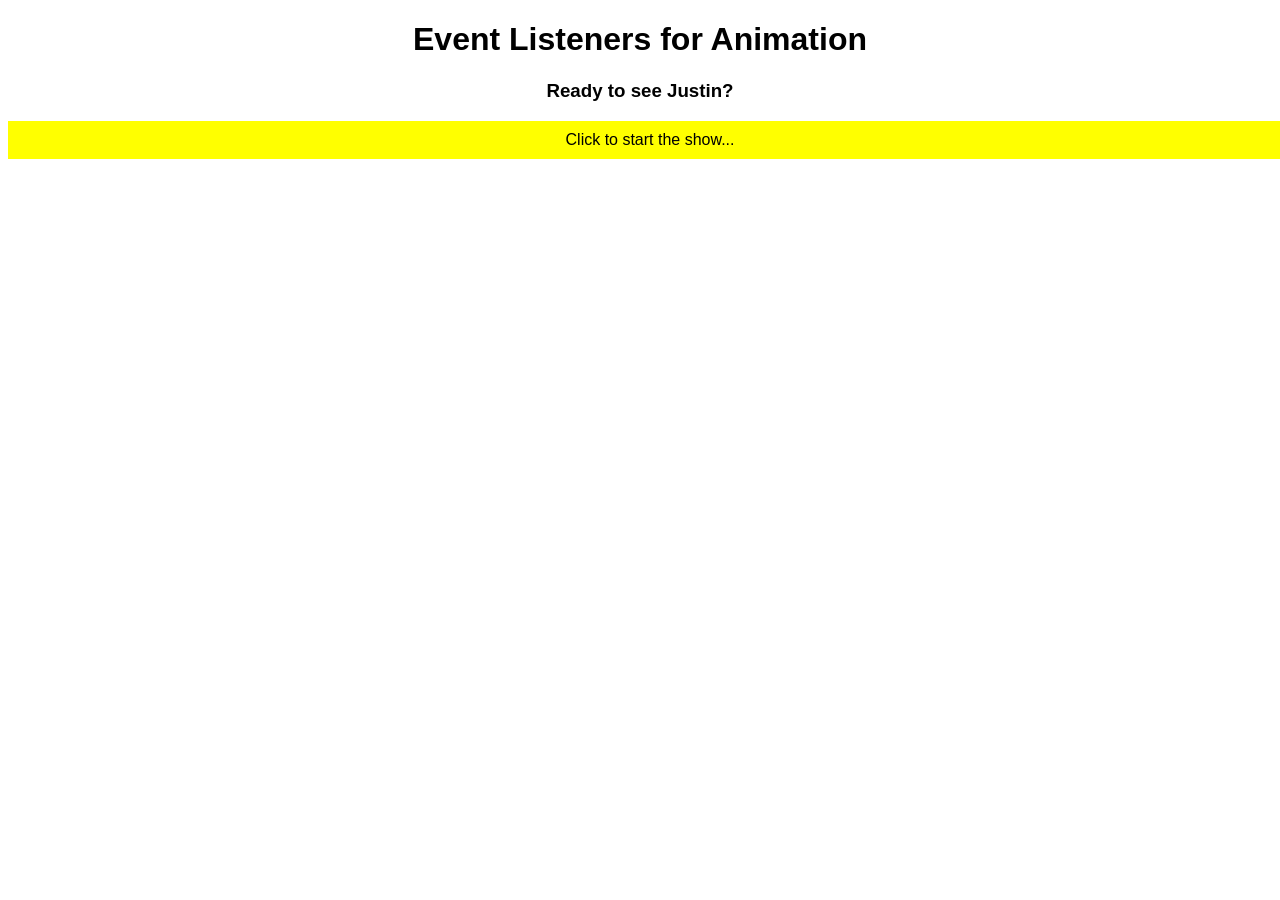
<file: Week4_InClass/Event_Animation/home.html>
<!DOCTYPE html>
<html lang="en">
<head>
    <meta charset="UTF-8">
    <meta name="viewport" content="width=device-width, initial-scale=1.0">
    <title>Example - Event Listener - Animation</title>

    <link rel="stylesheet" href="styles.css">
</head>
<body>

    <!-- DO NOT MODIFY ANY PART OF THIS HTML FILE (USE THIS AS IS) -->
    
    <h1>Event Listeners for Animation</h1>

    <h3>Ready to see Justin?</h3>

    <div id="show-box" onclick="start_the_show()">
        Click to start the show...
    </div>


    <script src="script.js"></script>

</body>
</html>
</file>
<file: Challenge1/styles.css>
/* styles.css - Challenge #1 (Skeleton) */

*{
    margin:0;
}

body{
    font-family: Arial, Helvetica, sans-serif;
    background-color: rgb(220, 240, 240);
    color:black;
}

.mascot-placeholder{
    border:2px solid black;
    background-color: white;

    display: flex;
    justify-content: center;
    align-items: center;
    margin: auto;
    max-width: 800px;
    max-height: 100%;
}
    

.container{
    text-align: center;
    max-width: 800px;
    margin: 0 auto;
}

.site-header > h1{
    color:hotpink;
    font-size:3em;
}


#mascot-image{
    height:90%;
    justify-content: center;

}

.tagline{
    font-style:italic;
    color:grey;
}

.about{
    text-align: left;
    line-height: 1.5;
    margin:20px;
}

.buy-tickets{
    background-color:green;
    border-radius:10px;
}

.buy-tickets:hover{
    background-color:darkgreen;
    transform: scale(1.2);
}

.make-donation{
    background-color:blue;
    border-radius:10px;
}

.make-donation:hover{
    background-color:darkblue;
    transform: scale(1.2);
}

.site-footer{
    margin-top: 20px;
    border-top: 1px solid grey;
    text-align: center;
}
</file>
<file: Challenge2/styles.css>
/* styles.css - Challenge #2 (Skeleton: Rides Gallery) */

*{
    margin:0;
    padding:0;
}

body{
    font-family:Arial, Helvetica, sans-serif;
    background-color:aliceblue;
    color:black;
}

/* 0) Base page */

/* 1) Container */
.container{
    text-align:center;
    margin-top:20px;
    margin-left:20px;
    margin-right:20px;
}


/* 2) Section heading */
.site-header{
    text-align:left;
}

main{
    margin-top:20px;
    margin-bottom:20px;

}

/* 3) Cards wrapper (center all cards horizontally) */
.cards

/* 4) Card (size, spacing, border, rounded corners) */
.card{
    width: 220px;
    background-color: white;
    border: 2px solid lightgrey;
    border-radius: 12px;
    text-align: left;
    display: inline-block;
    margin: 8px;
    box-shadow: 0 2px 2px grey;
}

/* 5) Card text (h3 title, paragraph blurb) */
.card > h3{
    padding: 8px 8px 0 8px;
    font-size: 1em;
}
.card > p{
    padding: 4px 8px 8px 8px;
    font-size: 0.8em;
}
/* 6) Card image (fit within card, centered) */
.card > img{
    width:100%;
    height:120px;
    object-fit:cover;
    border-top-left-radius: 12px;
    border-top-right-radius: 12px;

}

/* 7) Hover state: change border to green, then make it wigglew */
@keyframes wiggle{
    0%{transform:rotate(0deg);}
    25%{transform:rotate(5deg);}
    50%{transform:rotate(-5deg);}
    75%{transform:rotate(5deg);}
    100%{transform:rotate(0deg);}
}

.card:hover{
    border: solid red;
    animation: wiggle 0.5s ease;
}

/* 8) Footer */

.site-footer{
    border-top: 1px solid grey;
    padding-top: 20px;
    color:grey;
}
</file>
<file: Challenge3/styles.css>
/* styles.css - Challenge #3 (Skeleton: Park Map - Positioning) */
*{
   margin:0;
   padding:0;
}

/* 0) Base page (font, background, text color, remove default margins) */
body{
   font-family: Arial, Helvetica, sans-serif;
   background-color:aliceblue;
}

/* 1) Container (center, max-width, padding) */
.container{
   text-align:center;
   margin-top: 40px;
   margin-left: 20px;
   margin-right: 20px;
}

/* 2) Map section heading (spacing, readability) */
.site-header{
   margin-bottom: 10px;
   text-align: left;
}

.site-header > h1{
   margin-bottom: 10px;
}

/* 3) Map wrapper
   - Make this the positioning context for absolute children (hint: relative).
   - Ensure it doesn't overflow horizontally.

*/
.map-wrapper{
   position: relative
}


/* 4) Map image
   - Keep it responsive inside the container (full width of wrapper, auto height).
*/
.park-map{
   display: block;
   margin:auto;
   width: 100%;
}

.map-section h2{
   text-align: left;
}

/* 5) Markers
   - Style as small circular buttons (size, color, border-radius).
   - Absolutely position them using top/left percentages so they sit over the map.
   - Center each marker over its coordinates (hint: translate).
   - Ensure markers appear ABOVE the map (z-index).
*/

.marker{
   position:absolute;
   width: 16px;
   height: 16px;
   border-radius: 50%;
   background-color: red;
   border: 1px solid lightgrey;
}

#marker-atlantis{
   top:165px;
   left:125px;
}

#marker-carousel{
   top: 280px;
   left: 225px;
}

#marker-gyro{
   top:140px;
   right:170px;
}

#marker-river{
   top: 280px;
   right: 220px;
}
/* 6) Tooltips
   - Hidden by default; visible on hover of the marker.
   - Small label box above the marker (position absolute relative to marker).
   - Add a subtle background, border, and rounded corners.
   - Raise above map and marker with z-index.
*/
.tooltip{
   opacity:0;
   position:absolute;
   bottom: 150%;
   left:60%;
   white-space: nowrap;
   background-color:black;
   color:white;
   padding: 6px 8px;
   border-radius: 10px;
}

.marker:hover .tooltip{
   opacity:1;
}


/* 7) Legend box
   - Position absolute INSIDE the map wrapper, bottom-right corner.
   - Add background, padding, small rounded corners.
   - Keep text legible and compact.
*/
.legend{
   background-color: white;
   width: 100px;
   height: 75px;
   border: 1px solid lightgrey;
   border-radius: 12px;
   padding: 12px;
   text-align: left;

   position: absolute;
   right: 20px;
   bottom: 20px;
}

.legend h3{
   margin-bottom:12px;
}
.legend > ul{
   list-style-type: none;
}

.legend .dot{
   width:10px;
   height:10px;
   border-radius:50%;
   display:inline-block;
}

.legend .dot.ride{
   background-color: red;
}

.legend .dot.landmark{
   background-color: blue;
}
/* 8) Fixed Back to Top button
   - Position fixed at bottom-right of viewport.
   - Visible at all times.
   - Style as a small pill button.
   - Keep above everything with z-index.
*/
.back-to-top{
  color: white;
   background-color: blue;
   padding:  10px 10px;
   border-radius: 24px;
   text-decoration: none;
   font-style: bold;
   position: fixed; right: 20px; bottom: 20px;
}

.back-to-top:hover{
   background-color: darkblue;
   transform: translateY(-2px);
}

/* 9) Footer (muted, centered) */
   footer{
    border-top: 2px solid grey;
    padding-top: 20px;
    color:grey;
   }


/* 10) Getting Here & Around section styling  */
.transport{
   margin-top:20px;
   line-height: 1.5em;
}

.transport > h2{
   font-size: 1.7em;
}


.transport-columns{
   display: flex;
   gap: 30px;
}
.transport-info, .transport-discounts{
   text-align: left;
   background-color:white;
   border-radius: 10px;
   padding: 18px;
   flex: 1;
   border: 1px solid lightgrey;
   margin-bottom: 20px;
}

.transport > h2{
   margin-bottom: 10px;
   text-align: left;
}

.transport-info > p{
   margin-bottom: 10px;
}

.transport-discounts > ul{
   margin-left: 20px;
}

.transport-discounts > h3{
   margin-bottom: 10px;
}

.transport-discounts > p{
   margin-bottom: 10px;
}
</file>
<file: Week4_InClass/Challenge1/styles.css>
body {
    font-family: Arial, sans-serif;
    text-align: center;
}

button {
    padding: 10px 20px;
    margin-top: 20px;
}
</file>
<file: Week4_InClass/Challenge2/styles.css>
body {
    font-family: Arial, sans-serif;
    text-align: center;
}

button {
    padding: 10px 20px;
    margin-top: 20px;
}

#inner-box {
    border: 2px dotted red;
    text-align: left;
}

.bold-blue-text {
    color: blue;
    font-weight: bold;
}

#result {
    width: 300px;
    height: 120px;
    margin: auto;
    margin-top: 30px;
    padding: 4px;
    display: flex;
    align-items: center;
    justify-content: center;
    font-size: 1.4em;

    background-color: rgb(182, 182, 182);
    color: green;
}
</file>
<file: Week4_InClass/Challenge3/styles.css>
body {
    font-family: Arial, sans-serif;
    text-align: center;
}
button {
    padding: 10px 10px;
    margin-bottom: 5px;
    width: 100px;
    font-weight: bold;
    background-color: darkblue;
    color: white;
}

img {
    width: 95%;
}

#outer-box {
    display: flex;
    justify-content: center;
}

#left-child {
    margin-right: 10px;
}

.info-box {
    display: flex;
    align-items: center;
    justify-content: center;
    padding: 10px;
    border: 2px dashed black;
}

#photo-box {
    margin-top: 10px;
}
</file>
<file: Week4_InClass/Challenge4/styles.css>
body {
    font-family: Arial, sans-serif;
    text-align: center;
}

#select-table {
    margin: auto;
}

img {
    width: 100px; /* You can change this to fit your screen */
    cursor: pointer;
}

.row {
    display: flex;
    justify-content: center;
    /* border: 3px solid blue; */
    margin-bottom: 5px;
}

.column {
    display: flex;
    /* border: 1px solid red; */
    margin: 5px;
}
</file>
<file: Week4_InClass/Event_Animation/styles.css>
body {
    font-family: Arial, sans-serif;
    text-align: center;
}

#show-box {
    width: 100%;
    background: yellow;
    position: relative;
    padding: 10px;
    display: flex;
    justify-content: center;
}

img {
    width: 40%;
}

/* This is NOT tested in IS216 */
@keyframes move_show_box {
    from {
        top: 0px;
    }

    to {
        top: 200px;
    }
}
</file>
